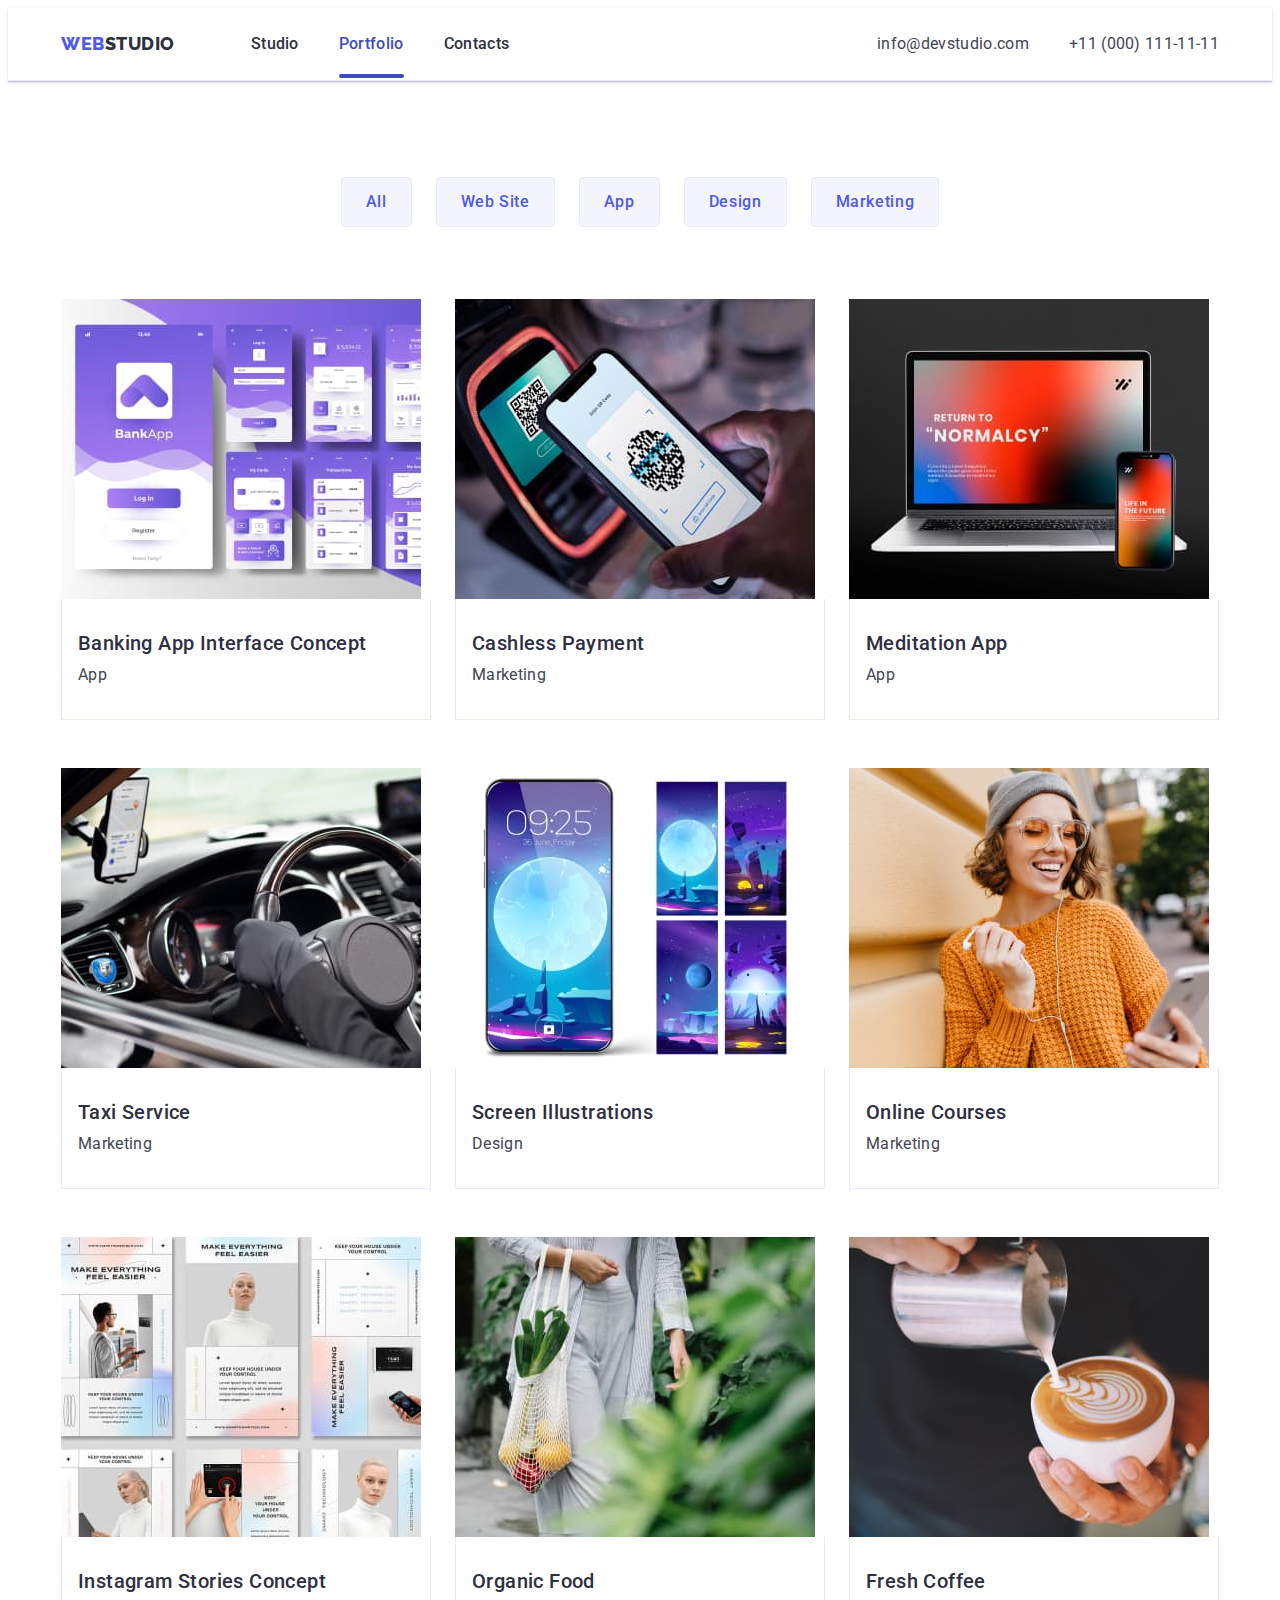
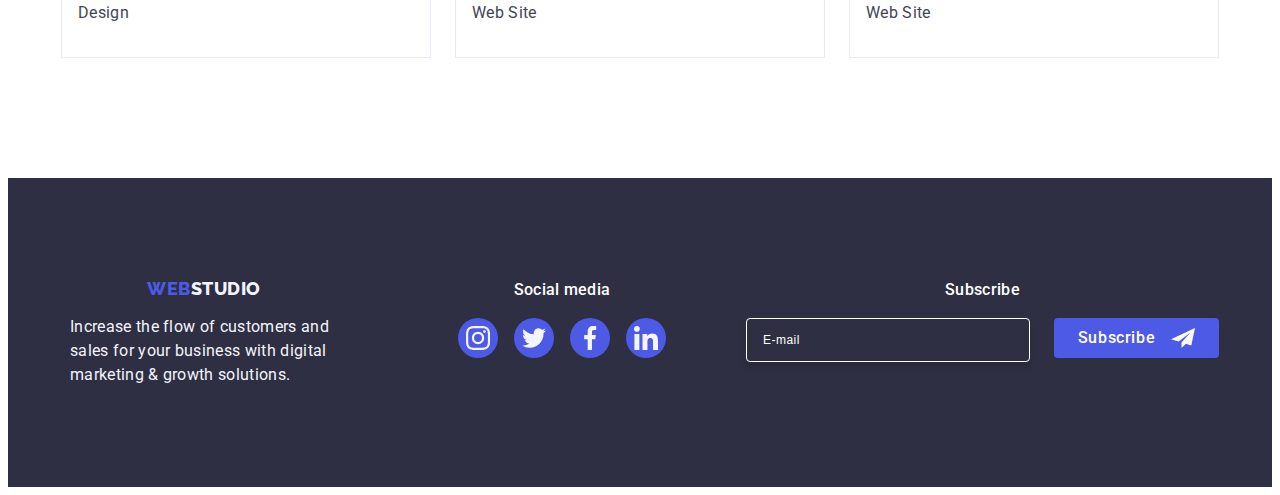
<file: portfolio.html>
<!-- prettier-ignore -->
<!doctype html>
<html lang="en">
  <head>
    <meta charset="UTF-8" />
    <meta name="viewport" content="width=device-width, initial-scale=1.0" />
    <title>WebStudio</title>
    <link rel="preconnect" href="https://fonts.googleapis.com" />
    <link rel="preconnect" href="https://fonts.gstatic.com" crossorigin />
    <link
      href="https://fonts.googleapis.com/css2?family=Raleway:wght@800&family=Roboto:wght@400;500;700;900&display=swap"
      rel="stylesheet"
    />
    <link
      rel="stylesheet"
      href="https://cdnjs.cloudflare.com/ajax/libs/modern-normalize/2.0.0/modern-normalize.min.css"
      integrity="sha512-4xo8blKMVCiXpTaLzQSLSw3KFOVPWhm/TRtuPVc4WG6kUgjH6J03IBuG7JZPkcWMxJ5huwaBpOpnwYElP/m6wg=="
      crossorigin="anonymous"
      referrerpolicy="no-referrer"
    />
    <link rel="stylesheet" href="./css/styles.css" />
    <link rel="stylesheet" href="./css/portfolio.css" />
  </head>
  <body>
    <header class="page-header">
      <div class="container page-header-wrapper">
        <nav class="page-nav">
          <a class="logotype-text link" href="./index.html"
            >web<span class="logotype-text-header-suffix">Studio</span></a
          >
          <ul class="menu list">
            <li><a class="menu-link link" href="./index.html">Studio</a></li>
            <li>
              <a class="menu-link link current" href="./portfolio.html"
                >Portfolio</a
              >
            </li>
            <li><a class="menu-link link" href="">Contacts</a></li>
          </ul>
        </nav>
        <address>
          <ul class="address-text list">
            <li>
              <a class="address-link link" href="mailto:info@devstudio.com"
                >info@devstudio.com</a
              >
            </li>
            <li>
              <a class="address-link link" href="tel:+110001111111"
                >+11 (000) 111-11-11</a
              >
            </li>
          </ul>
        </address>
      </div>
    </header>
    <main>
      <section class="portfolio">
        <div class="container">
          <h1 class="visually-hidden">Our portfolio</h1>
          <ul class="portfolio-filter-list list">
            <li><button class="filter-button" type="button">All</button></li>
            <li>
              <button class="filter-button" type="button">Web Site</button>
            </li>
            <li><button class="filter-button" type="button">App</button></li>
            <li><button class="filter-button" type="button">Design</button></li>
            <li>
              <button class="filter-button" type="button">Marketing</button>
            </li>
          </ul>
          <ul class="portfolio-filter-results-list list">
            <li class="portfolio-list-item">
              <a class="portfolio-list-link link" href="">
                <div class="portfolio-img-wrapper">
                  <img
                    src="./images/portfolio/img-portf-1.jpg"
                    alt="Banking App Interface Concept"
                    width="360"
                    height="300"
                  />
                  <p class="portfolio-img-overlay">
                    14 Stylish and User-Friendly App Design Concepts · Task
                    Manager App · Calorie Tracker App · Exotic Fruit Ecommerce
                    App · Cloud Storage App
                  </p>
                </div>

                <div class="portfolio-list-item-text">
                  <h2 class="card-title">Banking App Interface Concept</h2>
                  <p class="card-description">App</p>
                </div></a
              >
            </li>
            <li class="portfolio-list-item">
              <a class="portfolio-list-link link" href=""
                ><div class="portfolio-img-wrapper">
                  <img
                    src="./images/portfolio/img-portf-2.jpg"
                    alt="Cashless Payment"
                    width="360"
                    height="300"
                  />
                  <p class="portfolio-img-overlay">
                    14 Stylish and User-Friendly App Design Concepts · Task
                    Manager App · Calorie Tracker App · Exotic Fruit Ecommerce
                    App · Cloud Storage App
                  </p>
                </div>
                <div class="portfolio-list-item-text">
                  <h2 class="card-title">Cashless Payment</h2>
                  <p class="card-description">Marketing</p>
                </div></a
              >
            </li>
            <li class="portfolio-list-item">
              <a class="portfolio-list-link link" href=""
                ><div class="portfolio-img-wrapper">
                  <img
                    src="./images/portfolio/img-portf-3.jpg"
                    alt="Meditation Application"
                    width="360"
                    height="300"
                  />
                  <p class="portfolio-img-overlay">
                    14 Stylish and User-Friendly App Design Concepts · Task
                    Manager App · Calorie Tracker App · Exotic Fruit Ecommerce
                    App · Cloud Storage App
                  </p>
                </div>
                <div class="portfolio-list-item-text">
                  <h2 class="card-title">Meditation App</h2>
                  <p class="card-description">App</p>
                </div></a
              >
            </li>
            <li class="portfolio-list-item">
              <a class="portfolio-list-link link" href=""
                ><div class="portfolio-img-wrapper">
                  <img
                    src="./images/portfolio/img-portf-4.jpg"
                    alt="Taxi Service"
                    width="360"
                    height="300"
                  />
                  <p class="portfolio-img-overlay">
                    14 Stylish and User-Friendly App Design Concepts · Task
                    Manager App · Calorie Tracker App · Exotic Fruit Ecommerce
                    App · Cloud Storage App
                  </p>
                </div>
                <div class="portfolio-list-item-text">
                  <h2 class="card-title">Taxi Service</h2>
                  <p class="card-description">Marketing</p>
                </div></a
              >
            </li>
            <li class="portfolio-list-item">
              <a class="portfolio-list-link link" href=""
                ><div class="portfolio-img-wrapper">
                  <img
                    src="./images/portfolio/img-portf-5.jpg"
                    alt="Screen Illustrations"
                    width="360"
                    height="300"
                  />
                  <p class="portfolio-img-overlay">
                    14 Stylish and User-Friendly App Design Concepts · Task
                    Manager App · Calorie Tracker App · Exotic Fruit Ecommerce
                    App · Cloud Storage App
                  </p>
                </div>
                <div class="portfolio-list-item-text">
                  <h2 class="card-title">Screen Illustrations</h2>
                  <p class="card-description">Design</p>
                </div></a
              >
            </li>
            <li class="portfolio-list-item">
              <a class="portfolio-list-link link" href=""
                ><div class="portfolio-img-wrapper">
                  <img
                    src="./images/portfolio/img-portf-6.jpg"
                    alt="Online Courses"
                    width="360"
                    height="300"
                  />
                  <p class="portfolio-img-overlay">
                    14 Stylish and User-Friendly App Design Concepts · Task
                    Manager App · Calorie Tracker App · Exotic Fruit Ecommerce
                    App · Cloud Storage App
                  </p>
                </div>
                <div class="portfolio-list-item-text">
                  <h2 class="card-title">Online Courses</h2>
                  <p class="card-description">Marketing</p>
                </div></a
              >
            </li>
            <li class="portfolio-list-item">
              <a class="portfolio-list-link link" href=""
                ><div class="portfolio-img-wrapper">
                  <img
                    src="./images/portfolio/img-portf-7.jpg"
                    alt="Instagram Stories Concept"
                    width="360"
                    height="300"
                  />
                  <p class="portfolio-img-overlay">
                    14 Stylish and User-Friendly App Design Concepts · Task
                    Manager App · Calorie Tracker App · Exotic Fruit Ecommerce
                    App · Cloud Storage App
                  </p>
                </div>
                <div class="portfolio-list-item-text">
                  <h2 class="card-title">Instagram Stories Concept</h2>
                  <p class="card-description">Design</p>
                </div></a
              >
            </li>
            <li class="portfolio-list-item">
              <a class="portfolio-list-link link" href=""
                ><div class="portfolio-img-wrapper">
                  <img
                    src="./images/portfolio/img-portf-8.jpg"
                    alt="Organic Food"
                    width="360"
                    height="300"
                  />
                  <p class="portfolio-img-overlay">
                    14 Stylish and User-Friendly App Design Concepts · Task
                    Manager App · Calorie Tracker App · Exotic Fruit Ecommerce
                    App · Cloud Storage App
                  </p>
                </div>
                <div class="portfolio-list-item-text">
                  <h2 class="card-title">Organic Food</h2>
                  <p class="card-description">Web Site</p>
                </div></a
              >
            </li>
            <li class="portfolio-list-item">
              <a class="portfolio-list-link link" href=""
                ><div class="portfolio-img-wrapper">
                  <img
                    src="./images/portfolio/img-portf-9.jpg"
                    alt="Fresh Coffee"
                    width="360"
                    height="300"
                  />
                  <p class="portfolio-img-overlay">
                    14 Stylish and User-Friendly App Design Concepts · Task
                    Manager App · Calorie Tracker App · Exotic Fruit Ecommerce
                    App · Cloud Storage App
                  </p>
                </div>
                <div class="portfolio-list-item-text">
                  <h2 class="card-title">Fresh Coffee</h2>
                  <p class="card-description">Web Site</p>
                </div></a
              >
            </li>
          </ul>
        </div>
      </section>
    </main>
    <footer class="footer-wrapper accent-background">
      <div class="container footer-container">
        <div class="footer-logo-item">
          <a class="logotype-footer-text link" href="./index.html"
            >web<span class="logotype-text-footer-suffix">Studio</span></a
          >
          <p class="footer-text">
            Increase the flow of customers and sales for your business with
            digital marketing & growth solutions.
          </p>
        </div>
        <div>
          <p class="footer-social-text">Social media</p>
          <ul class="social-list footer-social-list list">
            <li class="social-list-item">
              <a class="footer-social-link" href="">
                <svg
                  class="social-list-icon"
                  width="24"
                  height="24"
                  aria-label="Instagram icon"
                >
                  <use href="./images/icons.svg#icon-instagram"></use>
                </svg>
              </a>
            </li>
            <li class="social-list-item">
              <a class="footer-social-link" href="">
                <svg
                  class="social-list-icon"
                  width="24"
                  height="24"
                  aria-label="Twitter icon"
                >
                  <use href="./images/icons.svg#icon-twitter"></use>
                </svg>
              </a>
            </li>
            <li class="social-list-item">
              <a class="footer-social-link" href="">
                <svg
                  class="social-list-icon"
                  width="24"
                  height="24"
                  aria-label="Facebook icon"
                >
                  <use href="./images/icons.svg#icon-facebook"></use>
                </svg>
              </a>
            </li>
            <li class="social-list-item">
              <a class="footer-social-link" href="">
                <svg
                  class="social-list-icon"
                  width="24"
                  height="24"
                  aria-label="Linkedin icon"
                >
                  <use href="./images/icons.svg#icon-linkedin"></use>
                </svg>
              </a>
            </li>
          </ul>
        </div>
        <div class="footer-subscribe-item">
          <p class="footer-social-text">Subscribe</p>
          <form class="subscribe-form" method="post">
            <label class="subscribe-form-label">
              <input
                class="subscribe-form-input"
                type="email"
                name="email"
                placeholder="E-mail"
                required
              />
            </label>
            <button class="subscribe-form-button" type="submit">
              Subscribe
              <svg
                class="subscribe-icon"
                width="24"
                height="24"
                aria-label="Subscribe button"
              >
                <use href="./images/icons.svg#icon-subscribe"></use>
              </svg>
            </button>
          </form>
        </div>
      </div>
    </footer>
  </body>
</html>
</file>
<file: css/styles.css>
.page-header {
  border-bottom: 1px solid var(--cornflower);
  box-shadow: 0px 2px 1px rgba(46, 47, 66, 0.08),
    0px 1px 1px rgba(46, 47, 66, 0.16), 0px 1px 6px rgba(46, 47, 66, 0.08);
}

.page-header-wrapper {
  display: flex;
  justify-content: space-between;
}

.page-nav {
  display: flex;
  max-width: 885px;
  justify-content: space-between;
  align-items: center;
  padding-top: 24px;
  padding-bottom: 24px;
}

.logotype-text {
  display: flex;
  align-items: center;
  margin-right: 76px;
  font-family: 'Raleway', sans-serif;
  font-size: 18px;
  font-weight: 800;
  line-height: 1.17;
  letter-spacing: 0.03em;
  text-transform: uppercase;
  color: var(--iris);
}

.logotype-text-header-suffix {
  color: var(--navyblue);
}

.logotype-text-footer-suffix {
  color: var(--cloud);
}

.menu {
  display: flex;
  gap: 40px;
}

.menu-link {
  padding: 24px 0;
  font-size: 16px;
  font-weight: 500;
  line-height: 1.5;
  letter-spacing: 0.02em;
  color: var(--navyblue);
  transition: color var(--hover-duration-func);
}

.menu-link:hover,
.menu-link:focus {
  color: var(--ocean);
}

.current {
  position: relative;
  color: var(--ocean);
}

.current::after {
  content: '';
  position: absolute;
  display: block;
  left: 0;
  bottom: -1px;
  width: 100%;
  height: 4px;
  background-color: var(--ocean);
  border-radius: 2px;
}

.address-list {
  align-items: center;

  gap: 40px;
}

.order-button {
  display: block;
  min-width: 169px;
  height: 56px;
  border: none;
  border-radius: 4px;
  box-shadow: 0px 4px 4px 0px rgba(0, 0, 0, 0.15);
  font-family: 'Roboto', sans-serif;
  font-weight: 500;
  font-size: 16px;
  line-height: 1.5;
  letter-spacing: 0.04em;
  background-color: var(--iris);
  color: var(--white);
  cursor: pointer;
  transition: background-color var(--hover-duration-func);
}

.order-button:hover,
.order-button:focus {
  background-color: var(--ocean);
}

.filter-button {
  padding: 12px 24px;
  border-radius: 4px;
  border: 1px solid var(--cornflower);
  font-family: 'Roboto', sans-serif;
  font-weight: 500;
  font-size: 16px;
  line-height: 1.5;
  letter-spacing: 0.04em;
  background-color: var(--cloud);
  color: var(--iris);
  transition: color var(--hover-duration-func),
    background-color var(--hover-duration-func),
    border-color var(--hover-duration-func),
    box-shadow var(--hover-duration-func);
}

.filter-button:hover,
.filter-button:focus {
  border: 1px solid transparent;
  background-color: var(--ocean);
  color: var(--white);
  box-shadow: 0px 3px 1px rgba(0, 0, 0, 0.1), 0px 2px 1px rgba(0, 0, 0, 0.08),
    0px 2px 2px rgba(0, 0, 0, 0.12);
}

.card-title {
  margin-bottom: 8px;
  margin-block-start: 0;
  text-align: center;
  font-size: 20px;
  font-weight: 500;
  line-height: 1.2;
  letter-spacing: 0.02em;
  color: var(--navyblue);
}

.card-description {
  text-align: center;
  margin-block-start: 0;
  margin-block-end: 8px;
  font-size: 16px;
  line-height: 1.5;
  letter-spacing: 0.02em;
  color: var(--slate);
}

.main-text {
  margin-block-start: 0;
  margin-block-end: 0;
  line-height: 1.5;
  letter-spacing: 0.02em;
}

.portfolio {
  padding-top: 96px;
  padding-bottom: 120px;
}

.section-title {
  margin-bottom: 72px;
  margin-block-start: 0;
  font-size: 36px;
  line-height: 1.11;
  letter-spacing: 0.02em;
  text-transform: capitalize;
  text-align: center;
  color: var(--navyblue);
}

.projects-list {
  display: flex;
  justify-content: space-between;
  padding-inline-start: 0;
  margin-block-start: 0;
  margin-block-end: 0;
  gap: 24px;
}

.projects-list-item {
  width: calc((100% - 48px) / 3);
}

.social-list {
  display: flex;
  justify-content: center;
  padding-inline-start: 0;
  margin-block-start: 0;
  margin-block-end: 0;
  gap: 24px;
}

.social-list-item {
  width: 40px;
  height: 40px;
}

.social-list-link {
  width: 100%;
  height: 100%;
  background-color: var(--iris);
  border-radius: 50%;
  display: flex;
  align-items: center;
  justify-content: center;
  transition: background-color var(--hover-duration-func);
}

.social-list-link:hover,
.social-list-link:focus {
  background-color: var(--ocean);
}

.social-list-icon {
  fill: var(--cloud);
}

.portfolio-filter-list {
  display: flex;
  justify-content: center;
  padding-inline-start: 0;
  margin-block-start: 0;
  margin-bottom: 72px;
  gap: 24px;
}

.portfolio-filter-results-list {
  display: flex;
  flex-wrap: wrap;
  column-gap: 24px;
  row-gap: 48px;
  padding-inline-start: 0;
  margin-block-start: 0;
  margin-block-end: 0;
}

.portfolio-list-item {
  width: calc((100% - 48px) / 3);
}

.portfolio-list-link {
  display: block;
  transition: box-shadow var(--hover-duration-func);
}

.portfolio-list-link:hover,
.portfolio-list-link:focus {
  box-shadow: 0px 1px 6px rgba(46, 47, 66, 0.08),
    0px 1px 1px rgba(46, 47, 66, 0.16), 0px 2px 1px rgba(46, 47, 66, 0.08);
}

.portfolio-img-wrapper {
  position: relative;
  overflow: hidden;
}

.portfolio-img-overlay {
  position: absolute;
  top: 0;
  font-size: 16px;
  line-height: 1.5;
  letter-spacing: 0.02em;
  color: var(--cloud);
  padding: 40px 32px;
  background-color: var(--iris);
  width: 100%;
  height: 100%;
  transform: translateY(100%);
  transition: transform var(--hover-duration-func);
}

.portfolio-list-link:hover .portfolio-img-overlay,
.portfolio-list-link:focus .portfolio-img-overlay {
  transform: translateY(0%);
}

.portfolio-list-item-text {
  padding: 32px 16px;
  border: 1px solid var(--cornflower);
  border-top: none;
}

.portfolio-list-item-text .card-title {
  text-align: left;
}

.portfolio-list-item-text .card-description {
  text-align: left;
  margin-block-end: 0;
}

.order-modal-container {
  position: fixed;
  top: 0;
  left: 0;
  z-index: 9999;
  width: 100%;
  height: 100%;
  background-color: var(--navyblue-modal);
  transition: opacity var(--hover-duration-func),
    visibility var(--hover-duration-func);
}

.is-hidden {
  opacity: 0;
  visibility: hidden;
  pointer-events: none;
}

.order-modal {
  position: absolute;
  padding: 72px 24px 24px 24px;
  top: 50%;
  left: 50%;
  width: 408px;
  min-height: 584px;
  background: var(--dairy);
  box-shadow: 0px 1px 1px rgba(0, 0, 0, 0.14), 0px 1px 3px rgba(0, 0, 0, 0.12),
    0px 2px 1px rgba(0, 0, 0, 0.2);
  border-radius: 4px;
  transform: translate(-50%, -50%) scale(1);
  transition: transform var(--hover-duration-func);
}

.order-modal-text {
  font-weight: 500;
  font-size: 16px;
  line-height: 1.5;
  text-align: center;
  letter-spacing: 0.02em;
  color: var(--navyblue);
  margin-bottom: 16px;
}

.order-input-wrapper {
  margin-bottom: 8px;
}

.order-input-label {
  font-size: 12px;
  line-height: 1.17;
  letter-spacing: 0.04em;
  color: var(--light-slate);
  display: block;
  margin-bottom: 4px;
}

.order-input-container {
  position: relative;
}

.order-input {
  width: 100%;
  height: 40px;
  border: 1px solid var(--navyblue-modal);
  background-color: transparent;
  outline: transparent;
  outline-offset: 4px;
  font-size: 18px;
  line-height: 1.5;
  letter-spacing: 0.04em;
  padding-left: 38px;
  border-radius: 4px;
  color: var(--navyblue);
  transition: border-color var(--hover-duration-func);
}

.order-input:focus {
  border-color: var(--iris);
}

.order-input-icon {
  position: absolute;
  left: 16px;
  top: 50%;
  transform: translateY(-50%);
  transition: fill var(--hover-duration-func);
}

.order-input:focus + .order-input-icon {
  fill: var(--iris);
}

.order-comment-wrapper {
  margin-bottom: 16px;
}

.order-comment-text {
  width: 100%;
  height: 120px;
  font-size: 12px;
  line-height: 1.17;
  letter-spacing: 0.04em;
  color: var(--navyblue-modal);
  border: 1px solid var(--navyblue-modal);
  border-radius: 4px;
  background-color: transparent;
  padding: 8px 16px;
  outline: transparent;
  outline-offset: 4px;
  resize: none;
  transition: border-color var(--hover-duration-func);
}

.order-comment-text:focus {
  border-color: var(--iris);
}

.order-checkbox-wrapper {
  margin-bottom: 24px;
}

.custom-checkbox-label {
  cursor: pointer;
}

.order-checkbox:checked + .privacy-policy-text > .order-custom-checkbox {
  background-color: var(--ocean);
  border: none;
  fill: var(--cloud);
}

.privacy-policy-text {
  font-size: 12px;
  line-height: 1.17;
  letter-spacing: 0.04em;
  color: var(--light-slate);
  display: block;
}

.order-custom-checkbox {
  width: 16px;
  height: 16px;
  border-radius: 2px;
  border: 1px solid var(--navyblue-modal);
  margin-right: 8px;
  display: inline-flex;
  align-items: center;
  justify-content: center;
  fill: transparent;
  transition: background-color var(--hover-duration-func),
    border var(--hover-duration-func), fill var(--hover-duration-func);
}

.privacy-policy-link {
  color: var(--iris);
  text-decoration: underline;
  transition: color var(--hover-duration-func);
}

.privacy-policy-link:hover,
.privacy-policy-link:focus {
  color: var(--ocean);
}

.order-send-button {
  margin: 0 auto;
  display: block;
  min-width: 169px;
  height: 56px;
  font-family: 'Roboto', sans-serif;
  font-size: 16px;
  font-weight: 500;
  line-height: 1.5;
  letter-spacing: 0.04em;
  color: var(--white);
  background-color: var(--iris);
  border: none;
  border-radius: 4px;
  box-shadow: 0px 4px 4px 0px rgba(0, 0, 0, 0.15);
  transition: background-color var(--hover-duration-func);
}

.order-send-button:hover,
.order-send-button:focus {
  background-color: var(--ocean);
}

.close-button {
  position: absolute;
  top: 24px;
  right: 24px;
  width: 24px;
  height: 24px;
  line-height: 0;
  border-radius: 50%;
  display: flex;
  align-items: center;
  justify-content: center;
  background-color: var(--cornflower);
  border: 1px solid rgba(0, 0, 0, 0.1);
  padding: 0;
  cursor: pointer;
  transition: background-color var(--hover-duration-func),
    border var(--hover-duration-func);
}

.close-button:hover,
.close-button:focus {
  background-color: var(--ocean);
  border: none;
}

.close-button-icon {
  transition: fill var(--hover-duration-func);
}

.close-button:hover .close-button-icon,
.close-button:focus .close-button-icon {
  fill: var(--white);
}
</file>
<file: css/portfolio.css>
@import './utils/variables.css';
@import './base/common.css';
@import './base/container.css';
@import './base/section.css';
@import './layout/header.css';
@import './layout/footer.css';
</file>
